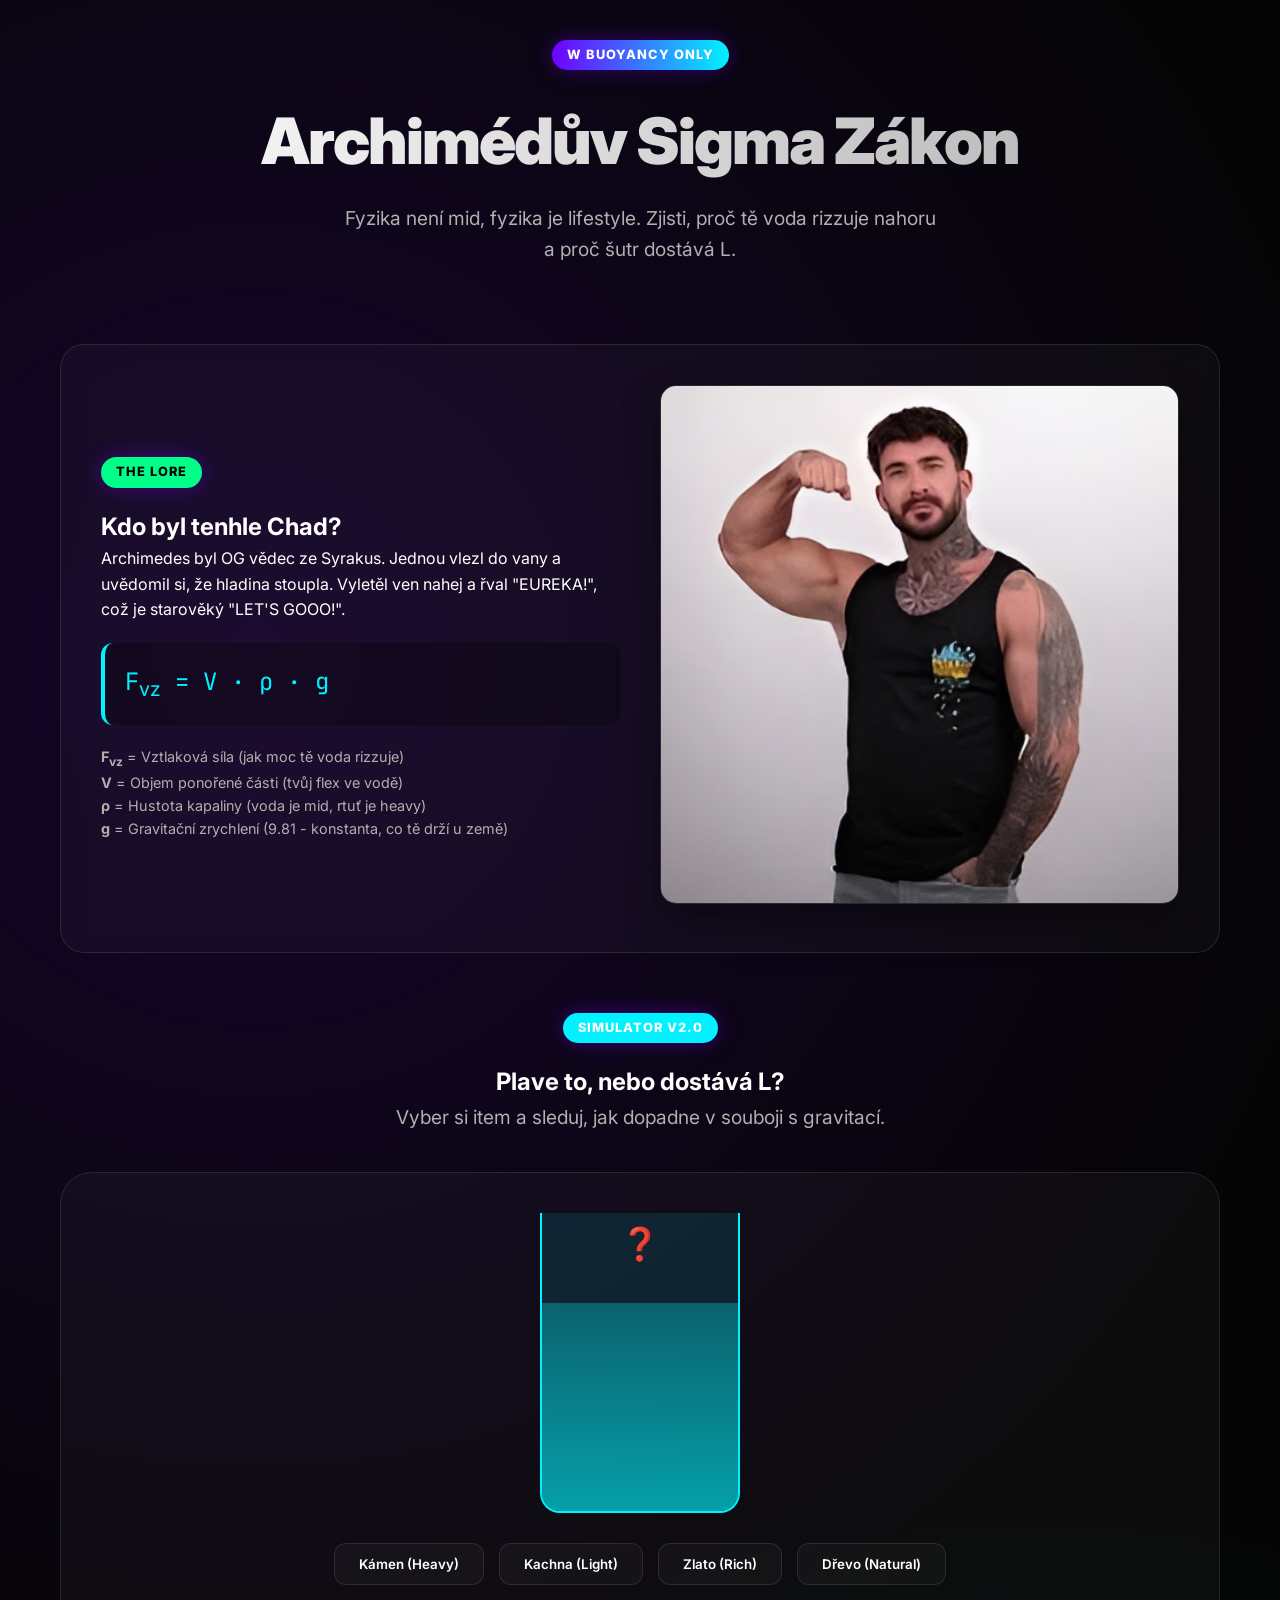
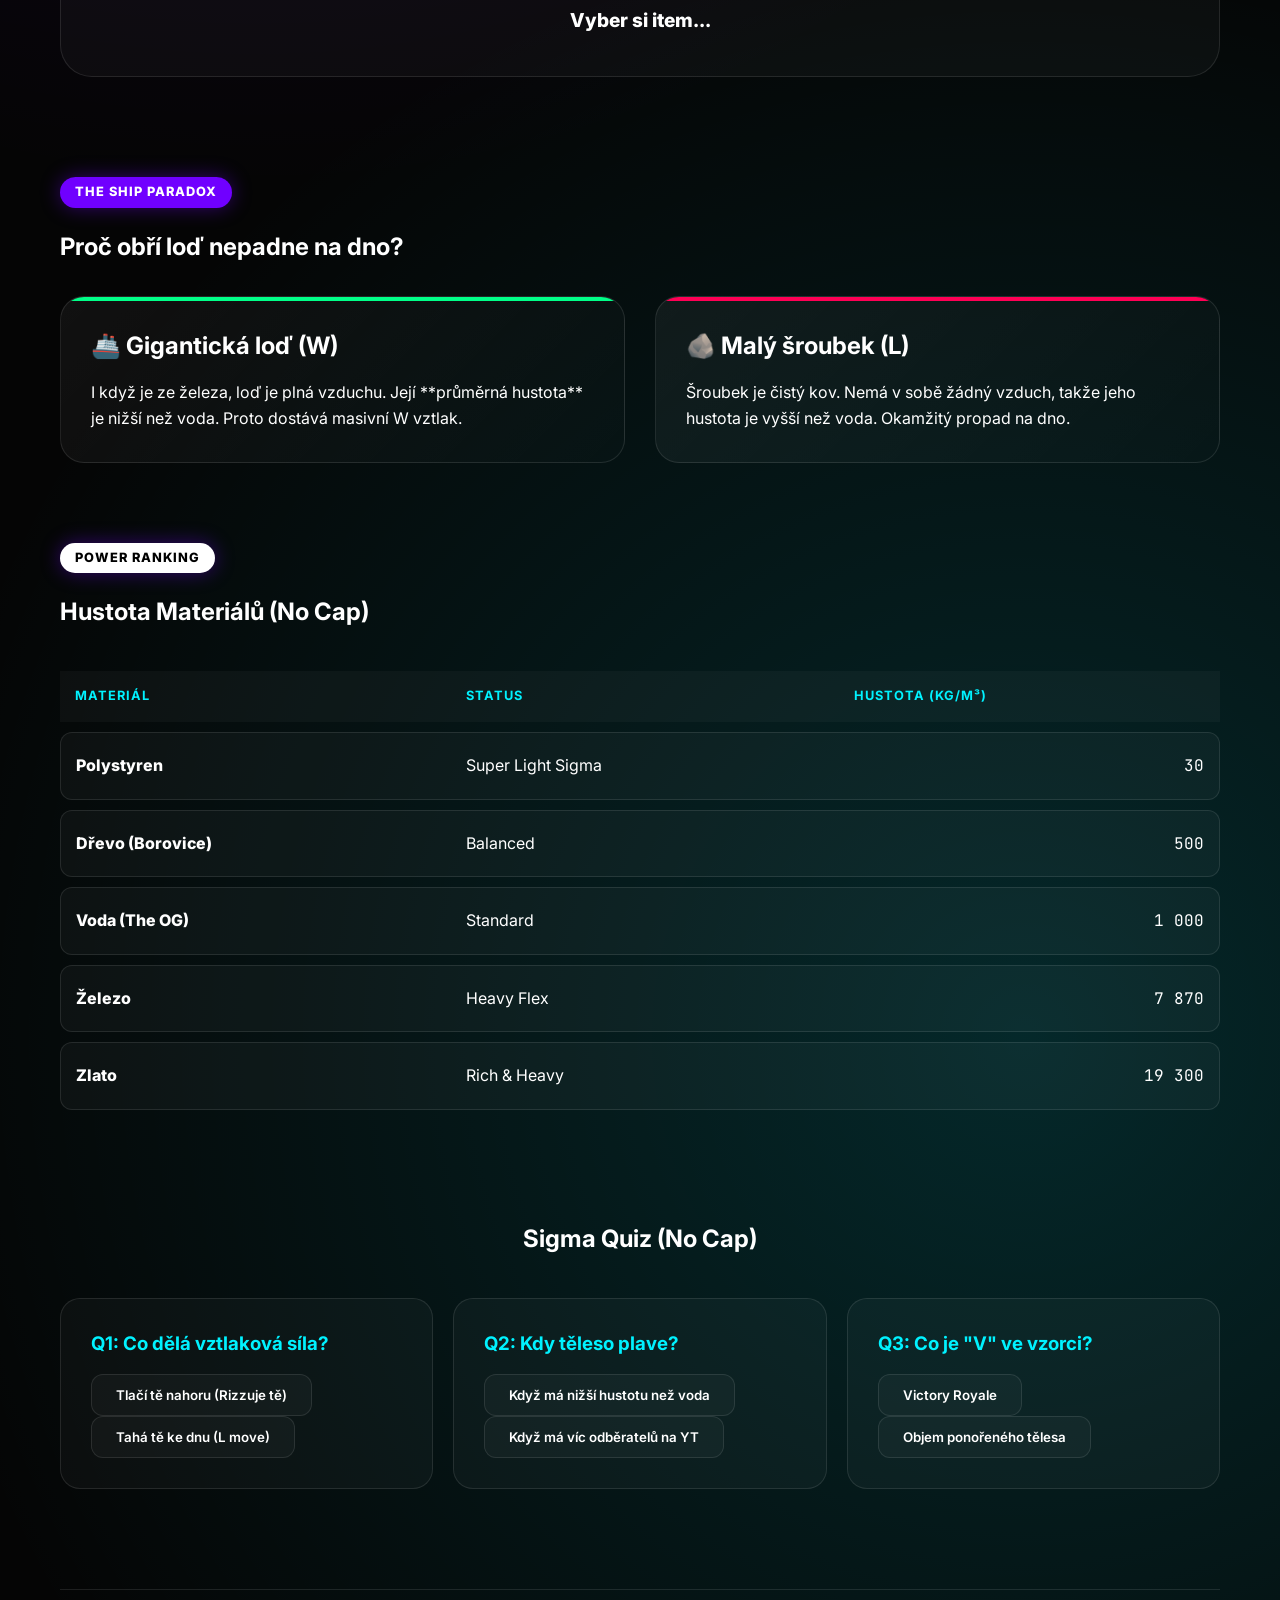
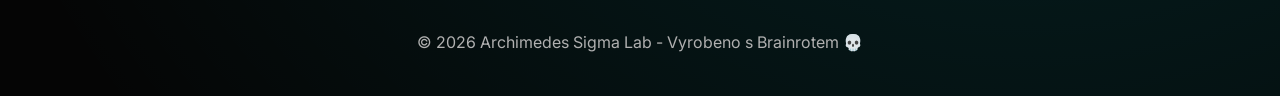
<file: index.html>
<!DOCTYPE html>
<html lang="cs">

<head>
    <meta charset="UTF-8">
    <meta name="viewport" content="width=device-width, initial-scale=1.0">
    <title>Archimedes Sigma Law | Fyzika No Cap</title>
    <meta name="description"
        content="Nauč se Archimédův zákon, než dostaneš L v testu. Nejskibidi fyzika na internetu.">
    <link rel="stylesheet" href="fyzika.css">
    <link rel="preconnect" href="https://fonts.googleapis.com">
    <link rel="preconnect" href="https://fonts.gstatic.com" crossorigin>
    <link
        href="https://fonts.googleapis.com/css2?family=Inter:wght@400;700;900&family=JetBrains+Mono:wght@500&display=swap"
        rel="stylesheet">
</head>

<body>
    <div class="container">
        <header>
            <span class="badge pulse-accent">W Buoyancy Only</span>
            <h1>Archimédův <span style="color: var(--accent);">Sigma</span> Zákon</h1>
            <p class="hero-p">Fyzika není mid, fyzika je lifestyle. Zjisti, proč tě voda rizzuje nahoru a proč šutr
                dostává L.</p>
        </header>

        <section class="sigma-card">
            <div class="sigma-content">
                <span class="badge" style="background: var(--success); color: #000;">The Lore</span>
                <h2>Kdo byl tenhle Chad?</h2>
                <p>Archimedes byl OG vědec ze Syrakus. Jednou vlezl do vany a uvědomil si, že hladina stoupla. Vyletěl
                    ven nahej a řval "EUREKA!", což je starověký "LET'S GOOO!".</p>
                <div class="formula" id="formula-display">
                    F<sub>vz</sub> = V · ρ · g
                </div>
                <p style="color: var(--text-dim); font-size: 0.9rem;">
                    <strong>F<sub>vz</sub></strong> = Vztlaková síla (jak moc tě voda rizzuje)<br>
                    <strong>V</strong> = Objem ponořené části (tvůj flex ve vodě)<br>
                    <strong>ρ</strong> = Hustota kapaliny (voda je mid, rtuť je heavy)<br>
                    <strong>g</strong> = Gravitační zrychlení (9.81 - konstanta, co tě drží u země)
                </p>
            </div>
            <div class="sigma-media">
                <img src="mgfitman.webp" alt="Sigma Archimedes" class="sigma-image floating">
            </div>
        </section>

        <section class="sim-section">
            <span class="badge" style="background: var(--accent);">Simulator v2.0</span>
            <h2>Plave to, nebo dostává L?</h2>
            <p class="hero-p" style="margin-bottom: 20px;">Vyber si item a sleduj, jak dopadne v souboji s gravitací.
            </p>

            <div class="sim-container">
                <div class="tank-visual" id="tank">
                    <div class="water" id="water-level"></div>
                    <div class="object" id="item">❓</div>
                </div>

                <div class="controls">
                    <button
                        onclick="testItem('rock', '🪨', 1.5, 'L Gravitace vyhrála. Šutr klesá jak tvoje nálada v pondělí.')">Kámen
                        (Heavy)</button>
                    <button
                        onclick="testItem('duck', '🦆', 0.1, 'W Vztlak! Kachnička má sigma hustotu a plave na chillu.')">Kachna
                        (Light)</button>
                    <button
                        onclick="testItem('gold', '👑', 2.0, 'Rich L. Zlato je moc těžký, klesá ke dnu ke tvým snům.')">Zlato
                        (Rich)</button>
                    <button
                        onclick="testItem('wood', '🪵', 0.4, 'Mid-air! Dřevo plave, protože má nižší hustotu než voda.')">Dřevo
                        (Natural)</button>
                </div>

                <div class="result-text" id="result">Vyber si item...</div>
            </div>
        </section>

        <section class="paradox-section">
            <span class="badge" style="background: var(--accent-2);">The Ship Paradox</span>
            <h2 style="margin-bottom: 30px;">Proč obří loď nepadne na dno?</h2>
            <div class="paradox-grid">
                <div class="paradox-card ship">
                    <h3>🚢 Gigantická loď (W)</h3>
                    <p>I když je ze železa, loď je plná vzduchu. Její **průměrná hustota** je nižší než voda. Proto
                        dostává masivní W vztlak.</p>
                </div>
                <div class="paradox-card rock">
                    <h3>🪨 Malý šroubek (L)</h3>
                    <p>Šroubek je čistý kov. Nemá v sobě žádný vzduch, takže jeho hustota je vyšší než voda. Okamžitý
                        propad na dno.</p>
                </div>
            </div>
        </section>

        <section class="ranking-section">
            <span class="badge" style="background: #fff; color: #000;">Power Ranking</span>
            <h2>Hustota Materiálů (No Cap)</h2>
            <table class="density-table">
                <thead>
                    <tr>
                        <th>Materiál</th>
                        <th>Status</th>
                        <th>Hustota (kg/m³)</th>
                    </tr>
                </thead>
                <tbody>
                    <tr>
                        <td>Polystyren</td>
                        <td>Super Light Sigma</td>
                        <td>30</td>
                    </tr>
                    <tr>
                        <td>Dřevo (Borovice)</td>
                        <td>Balanced</td>
                        <td>500</td>
                    </tr>
                    <tr>
                        <td>Voda (The OG)</td>
                        <td>Standard</td>
                        <td>1 000</td>
                    </tr>
                    <tr>
                        <td>Železo</td>
                        <td>Heavy Flex</td>
                        <td>7 870</td>
                    </tr>
                    <tr>
                        <td>Zlato</td>
                        <td>Rich & Heavy</td>
                        <td>19 300</td>
                    </tr>
                </tbody>
            </table>
        </section>

        <section class="brainrot-quiz">
            <h2 style="text-align: center; margin-bottom: 40px;">Sigma Quiz (No Cap)</h2>
            <div class="quiz-grid">
                <div class="quiz-card">
                    <h3>Q1: Co dělá vztlaková síla?</h3>
                    <button onclick="checkQuiz(this, true)">Tlačí tě nahoru (Rizzuje tě)</button>
                    <button onclick="checkQuiz(this, false)">Tahá tě ke dnu (L move)</button>
                </div>
                <div class="quiz-card">
                    <h3>Q2: Kdy těleso plave?</h3>
                    <button onclick="checkQuiz(this, true)">Když má nižší hustotu než voda</button>
                    <button onclick="checkQuiz(this, false)">Když má víc odběratelů na YT</button>
                </div>
                <div class="quiz-card">
                    <h3>Q3: Co je "V" ve vzorci?</h3>
                    <button onclick="checkQuiz(this, false)">Victory Royale</button>
                    <button onclick="checkQuiz(this, true)">Objem ponořeného tělesa</button>
                </div>
            </div>
        </section>

        <footer style="margin-top: 100px; padding: 40px 0; text-align: center; border-top: 1px solid var(--border);">
            <p style="color: var(--text-dim);">© 2026 Archimedes Sigma Lab - Vyrobeno s Brainrotem 💀</p>
        </footer>
    </div>

    <script src="fyzika.js"></script>
</body>

</html>
</file>
<file: fyzika.css>
:root {
  --bg: #050505;
  --card-bg: rgba(255, 255, 255, 0.05);
  --accent: #00f2ff;
  --accent-2: #7000ff;
  --text: #ffffff;
  --text-dim: #b0b0b0;
  --success: #00ff88;
  --error: #ff0055;
  --glass: rgba(255, 255, 255, 0.03);
  --border: rgba(255, 255, 255, 0.1);
}

* {
  margin: 0;
  padding: 0;
  box-sizing: border-box;
  font-family: 'Inter', system-ui, -apple-system, sans-serif;
}

body {
  background-color: var(--bg);
  color: var(--text);
  overflow-x: hidden;
  background-image: 
    radial-gradient(circle at 20% 20%, rgba(112, 0, 255, 0.15) 0%, transparent 40%),
    radial-gradient(circle at 80% 80%, rgba(0, 242, 255, 0.15) 0%, transparent 40%);
  line-height: 1.6;
}

.container {
  max-width: 1200px;
  margin: 0 auto;
  padding: 0 20px;
}

/* Header & Hero */
header {
  padding: 40px 0;
  text-align: center;
}

.badge {
  background: linear-gradient(90deg, var(--accent-2), var(--accent));
  padding: 5px 15px;
  border-radius: 20px;
  font-size: 0.8rem;
  font-weight: 800;
  text-transform: uppercase;
  letter-spacing: 1px;
  display: inline-block;
  margin-bottom: 20px;
  box-shadow: 0 0 20px rgba(112, 0, 255, 0.4);
}

h1 {
  font-size: 4rem;
  font-weight: 900;
  letter-spacing: -2px;
  margin-bottom: 10px;
  background: linear-gradient(to right, #fff, var(--text-dim));
  -webkit-background-clip: text;
  -webkit-text-fill-color: transparent;
}

.hero-p {
  color: var(--text-dim);
  font-size: 1.2rem;
  max-width: 600px;
  margin: 0 auto 40px;
}

/* Archimedes Sigma Card */
.sigma-card {
  background: var(--glass);
  border: 1px solid var(--border);
  border-radius: 24px;
  padding: 40px;
  backdrop-filter: blur(10px);
  margin-bottom: 60px;
  display: grid;
  grid-template-columns: 1fr 1fr;
  gap: 40px;
  align-items: center;
}

.sigma-image {
  width: 100%;
  border-radius: 16px;
  border: 1px solid var(--border);
  box-shadow: 0 20px 40px rgba(0,0,0,0.4);
}

.formula {
  background: rgba(0,0,0,0.3);
  padding: 20px;
  border-radius: 12px;
  font-family: 'JetBrains Mono', monospace;
  font-size: 1.5rem;
  color: var(--accent);
  margin: 20px 0;
  border-left: 4px solid var(--accent);
}

/* Simulator Section */
.sim-section {
  text-align: center;
  margin-bottom: 100px;
}

.sim-container {
  background: var(--glass);
  border: 1px solid var(--border);
  border-radius: 32px;
  padding: 40px;
  margin-top: 40px;
}

.tank-visual {
  height: 300px;
  width: 200px;
  background: rgba(0, 242, 255, 0.1);
  margin: 0 auto 30px;
  border-radius: 0 0 20px 20px;
  border: 2px solid var(--accent);
  border-top: none;
  position: relative;
  overflow: hidden;
}

.water {
  position: absolute;
  bottom: 0;
  width: 100%;
  height: 70%;
  background: linear-gradient(180deg, rgba(0, 242, 255, 0.3), rgba(0, 242, 255, 0.6));
  transition: height 0.5s ease;
}

.object {
  width: 60px;
  height: 60px;
  position: absolute;
  left: 50%;
  transform: translateX(-50%);
  transition: all 1s cubic-bezier(0.4, 0, 0.2, 1);
  display: flex;
  align-items: center;
  justify-content: center;
  font-size: 2rem;
}

.controls {
  display: flex;
  justify-content: center;
  gap: 15px;
  flex-wrap: wrap;
}

button {
  background: var(--glass);
  border: 1px solid var(--border);
  color: white;
  padding: 12px 24px;
  border-radius: 12px;
  cursor: pointer;
  font-weight: 600;
  transition: all 0.2s;
}

button:hover {
  background: var(--accent);
  color: var(--bg);
  transform: translateY(-2px);
}

.result-text {
  margin-top: 20px;
  font-weight: 800;
  font-size: 1.2rem;
}

/* Density Power Ranking Table */
.ranking-section {
  margin-bottom: 100px;
}

.density-table {
  width: 100%;
  border-collapse: separate;
  border-spacing: 0 10px;
  margin-top: 30px;
}

.density-table th {
  text-align: left;
  padding: 15px;
  color: var(--accent);
  text-transform: uppercase;
  font-size: 0.8rem;
  letter-spacing: 1px;
}

.density-table tr {
  background: var(--glass);
  transition: transform 0.2s, background 0.2s;
}

.density-table tr:hover {
  background: rgba(255, 255, 255, 0.08);
  transform: scale(1.01);
}

.density-table td {
  padding: 20px 15px;
  border-top: 1px solid var(--border);
  border-bottom: 1px solid var(--border);
}

.density-table td:first-child {
  border-left: 1px solid var(--border);
  border-radius: 12px 0 0 12px;
  font-weight: 800;
}

.density-table td:last-child {
  border-right: 1px solid var(--border);
  border-radius: 0 12px 12px 0;
  text-align: right;
  font-family: 'JetBrains Mono', monospace;
}

/* Ship Paradox Section */
.paradox-grid {
  display: grid;
  grid-template-columns: 1fr 1fr;
  gap: 30px;
  margin-bottom: 80px;
}

.paradox-card {
  background: linear-gradient(135deg, rgba(255,255,255,0.05), rgba(255,255,255,0.01));
  border: 1px solid var(--border);
  border-radius: 24px;
  padding: 30px;
  position: relative;
  overflow: hidden;
}

.paradox-card::after {
  content: '';
  position: absolute;
  top: 0;
  left: 0;
  width: 100%;
  height: 4px;
  background: var(--accent);
}

.paradox-card.ship::after { background: var(--success); }
.paradox-card.rock::after { background: var(--error); }

.paradox-card h3 {
  font-size: 1.5rem;
  margin-bottom: 15px;
  display: flex;
  align-items: center;
  gap: 10px;
}

/* Brainrot Quiz */
.quiz-grid {
  display: grid;
  grid-template-columns: repeat(auto-fit, minmax(300px, 1fr));
  gap: 20px;
}

.quiz-card {
  background: var(--glass);
  padding: 30px;
  border-radius: 20px;
  border: 1px solid var(--border);
}

.quiz-card h3 {
  margin-bottom: 15px;
  color: var(--accent);
}

/* Animations */
@keyframes float {
  0%, 100% { transform: translateY(0); }
  50% { transform: translateY(-10px); }
}

.floating {
  animation: float 3s ease-in-out infinite;
}

@keyframes pulse {
  0% { box-shadow: 0 0 0 0 rgba(0, 242, 255, 0.4); }
  70% { box-shadow: 0 0 0 15px rgba(0, 242, 255, 0); }
  100% { box-shadow: 0 0 0 0 rgba(0, 242, 255, 0); }
}

.pulse-accent {
  animation: pulse 2s infinite;
}
</file>
